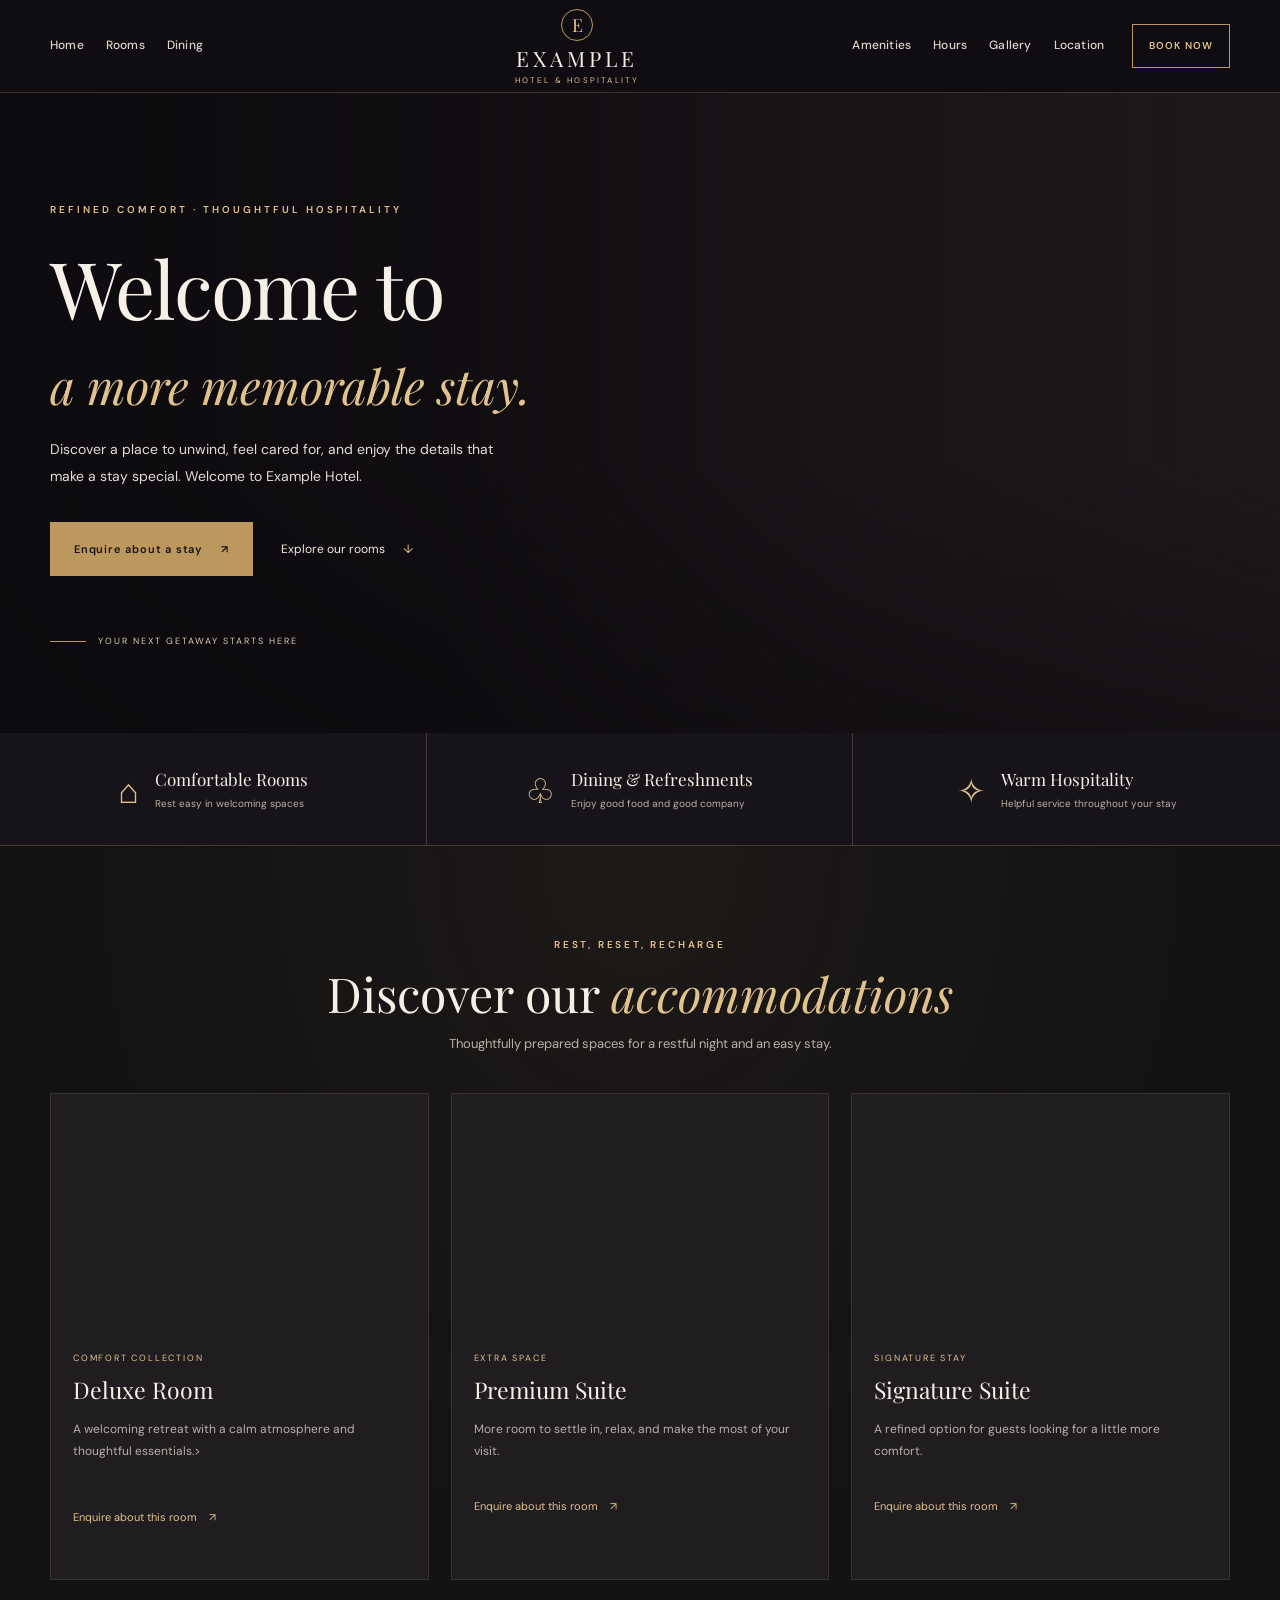
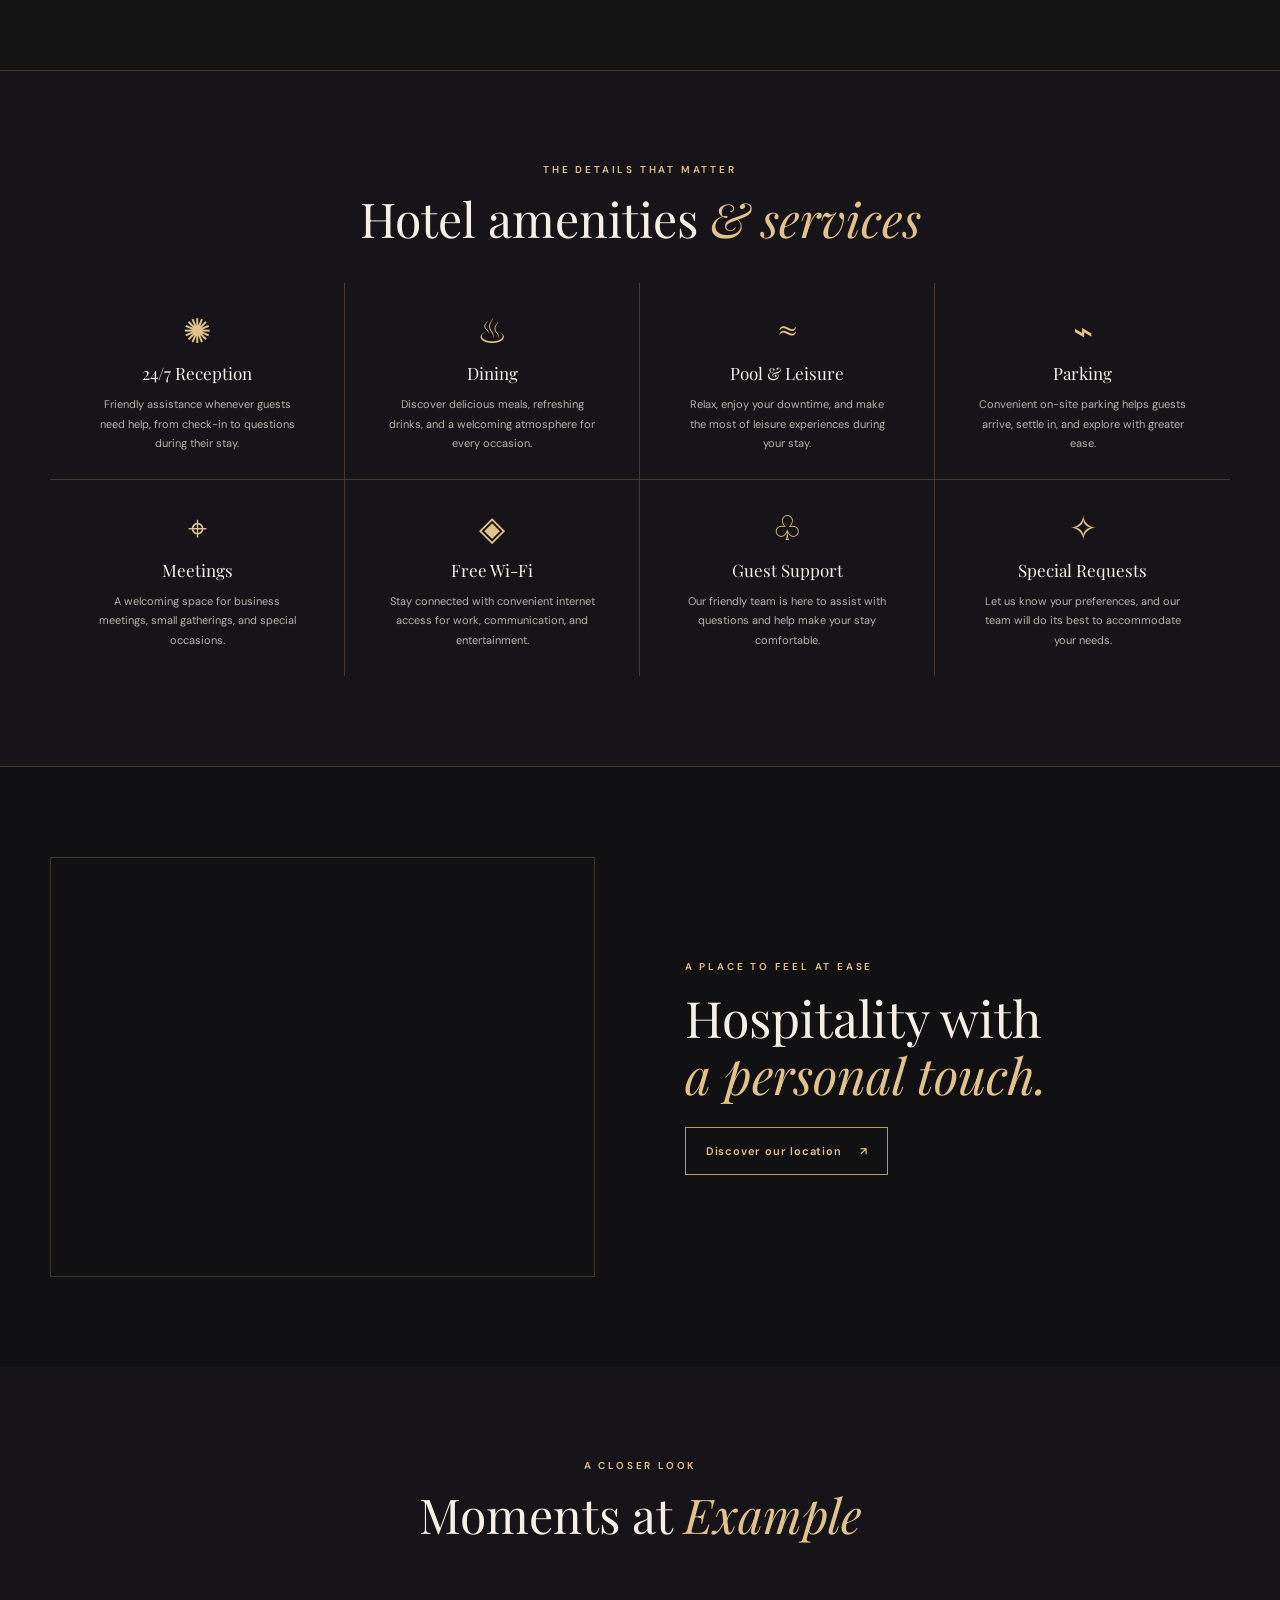
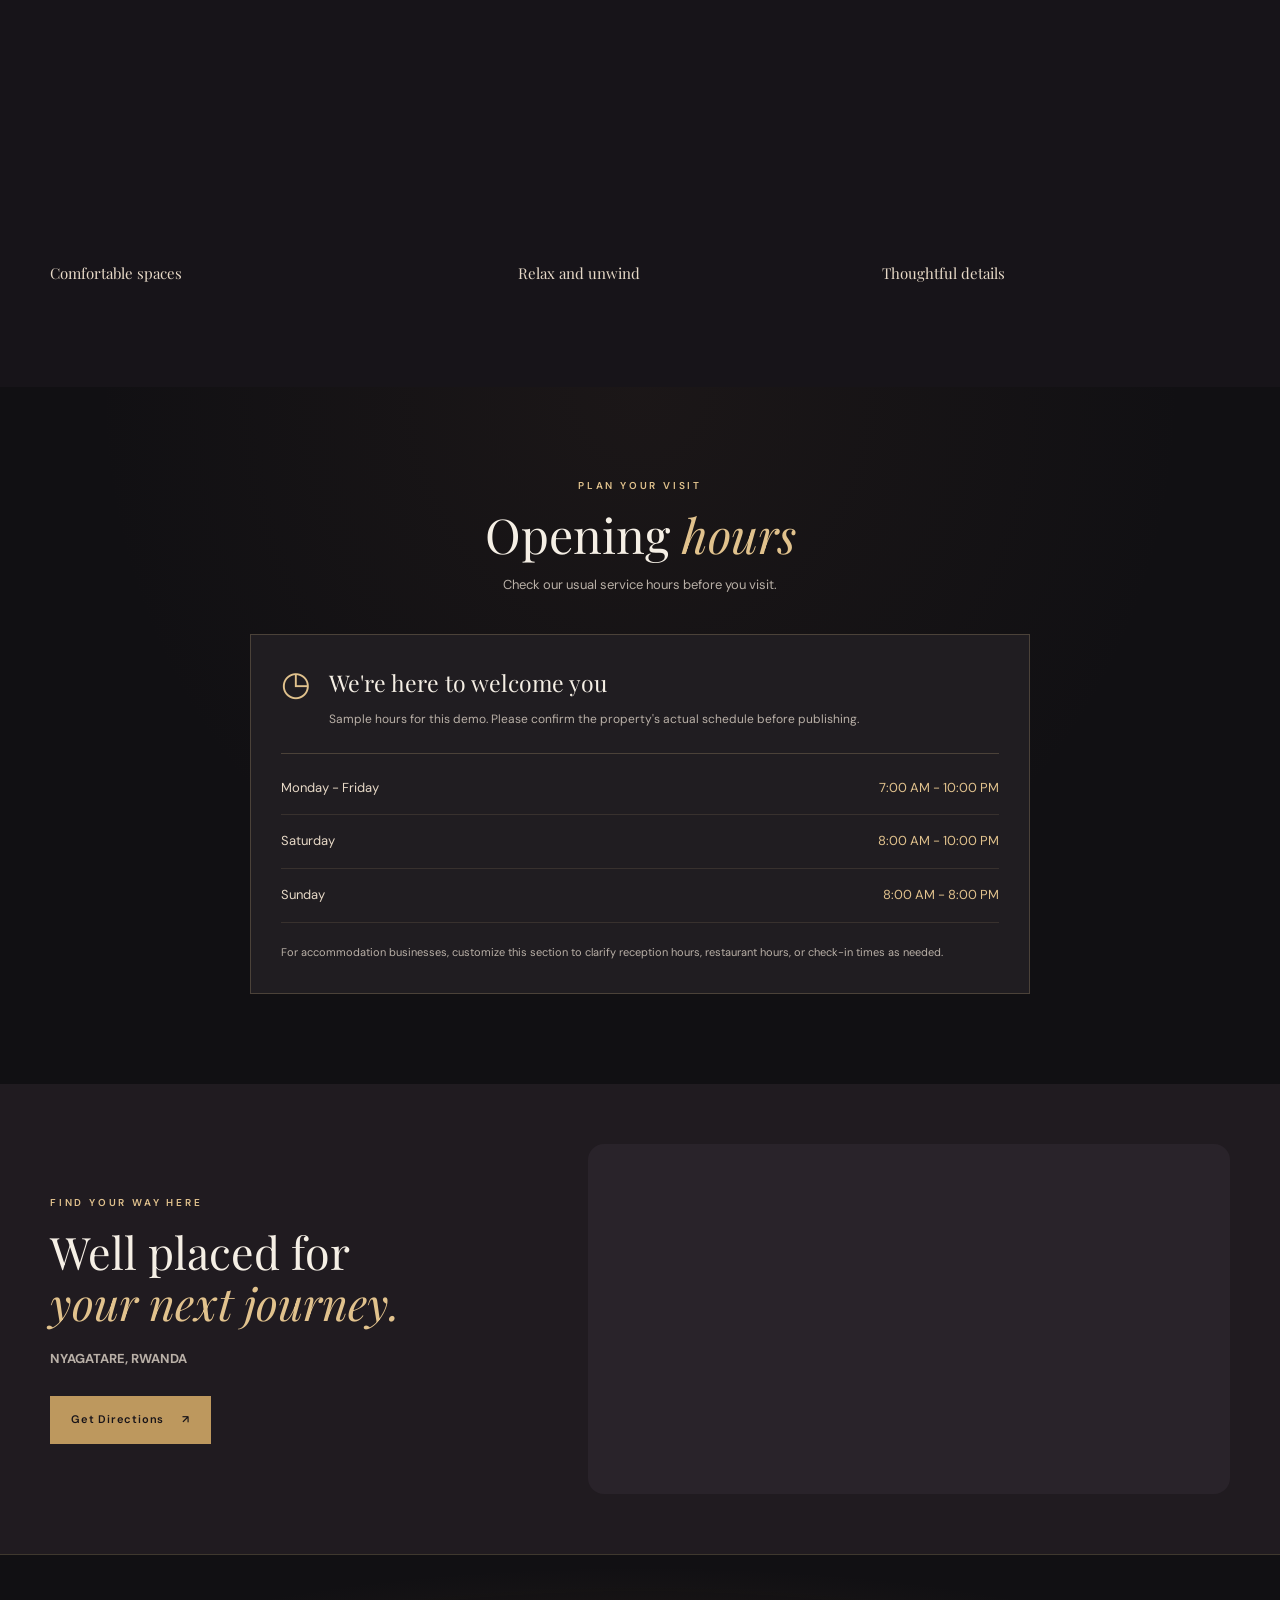
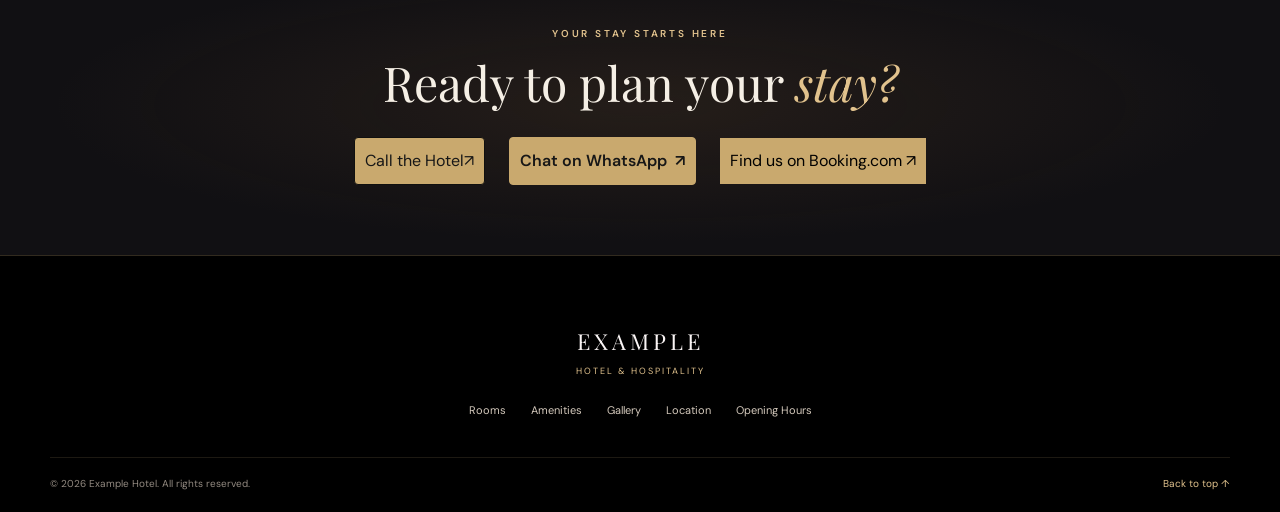
<file: index.html>
<!doctype html>
<html lang="en">
<head>
<meta charset="utf-8"><meta name="viewport" content="width=device-width,initial-scale=1">
<meta name="description" content="Example Hotel — refined comfort and thoughtful hospitality.">
<title>Example Hotel | Refined Stays</title>
<link rel="preconnect" href="https://fonts.googleapis.com"><link rel="preconnect" href="https://fonts.gstatic.com" crossorigin>
<link href="https://fonts.googleapis.com/css2?family=DM+Sans:wght@400;500;600;700&family=Playfair+Display:wght@400;500;600&display=swap" rel="stylesheet">
<link rel="stylesheet" href="style.css"><script src="script.js" defer></script>
</head>
<body>
</header>
<header class="site-header"><div class="header-inner container">
<button class="menu-toggle" aria-label="Open navigation" aria-expanded="false" aria-controls="main-nav"><span></span><span></span><span></span></button>
<nav class="nav nav-left" aria-label="Main navigation"><a href="#hero">Home</a><a href="#rooms">Rooms</a><a href="#dining">Dining</a></nav>
<a class="brand" href="#hero" aria-label="Example Hotel home"><span class="brand-emblem">E</span><span class="brand-name">EXAMPLE</span><span class="brand-subtitle">HOTEL &amp; HOSPITALITY</span></a>

<nav class="nav nav-right" aria-label="More navigation">
  <a href="#amenities">Amenities</a>
  <a href="#hours">Hours</a>
  <a href="#gallery">Gallery</a>
  <a href="#location">Location</a>
</nav>

<a class="header-book" href="#booking">Book now</a>
</div></header>
  
<main>
<section class="hero" id="hero"><div class="hero-image" role="img" aria-label="Elegant hotel room with warm lighting"></div><div class="hero-shade"></div><div class="hero-content container">
<p class="eyebrow">REFINED COMFORT · THOUGHTFUL HOSPITALITY</p><h1>Welcome to</h1><br><h2><span>a more memorable stay.</span></h2><p class="hero-copy">Discover a place to unwind, feel cared for, and enjoy the details that make a stay special. Welcome to Example Hotel.</p>
<div class="hero-actions"><a class="button button-gold" href="#booking">Enquire about a stay <span>↗</span></a><a class="text-action" href="#rooms">Explore our rooms <span>↓</span></a></div><div class="hero-caption"><span></span> YOUR NEXT GETAWAY STARTS HERE</div>
</div></section>
<section class="quick-highlights" aria-label="Hotel highlights"><div class="highlight"><span class="line-icon">⌂</span><div><h3>Comfortable Rooms</h3><p>Rest easy in welcoming spaces</p></div></div><div class="highlight"><span class="line-icon">♧</span><div><h3>Dining &amp; Refreshments</h3><p>Enjoy good food and good company</p></div></div><div class="highlight"><span class="line-icon">✧</span><div><h3>Warm Hospitality</h3><p>Helpful service throughout your stay</p></div></div></section>
<section class="section rooms-section" id="rooms"><div class="section-heading"><p class="eyebrow">REST, RESET, RECHARGE</p><h2>Discover our <span>accommodations</span></h2><p>Thoughtfully prepared spaces for a restful night and an easy stay.</p></div><div class="room-grid container">
<article class="room-card"><div class="room-image room-one" role="img" aria-label="Sample hotel room"></div><div class="room-info"><p class="card-kicker">COMFORT COLLECTION</p><h3>Deluxe Room</h3><p> A welcoming retreat with a calm atmosphere and thoughtful essentials.><p><a href="#booking" class="card-link">Enquire about this room <span>↗</span></a></div></article>
<article class="room-card"><div class="room-image room-two" role="img" aria-label="Sample premium suite"></div><div class="room-info"><p class="card-kicker">EXTRA SPACE</p><h3>Premium Suite</h3><p>More room to settle in, relax, and make the most of your visit.</p><a href="#booking" class="card-link">Enquire about this room <span>↗</span></a></div></article>
<article class="room-card"><div class="room-image room-three" role="img" aria-label="Sample suite sitting area"></div><div class="room-info"><p class="card-kicker">SIGNATURE STAY</p><h3>Signature Suite</h3><p>A refined option for guests looking for a little more comfort.</p><a href="#booking" class="card-link">Enquire about this room <span>↗</span></a></div></article></div></section>

<section class="section amenities-section" id="amenities">
  <div class="section-heading">
    <p class="eyebrow">THE DETAILS THAT MATTER</p>
    <h2>Hotel amenities <span>&amp; services</span></h2>
  </div>

  <div class="amenity-grid container">

    <article class="amenity">
      <span class="amenity-icon">✺</span>
      <h3>24/7 Reception</h3>
      <p>Friendly assistance whenever guests need help, from check-in to questions during their stay.</p>
    </article>

    <article class="amenity" id="dining">
      <span class="amenity-icon">♨</span>
      <h3>Dining</h3>
      <p>Discover delicious meals, refreshing drinks, and a welcoming atmosphere for every occasion.</p>
    </article>

    <article class="amenity">
      <span class="amenity-icon">≈</span>
      <h3>Pool &amp; Leisure</h3>
      <p>Relax, enjoy your downtime, and make the most of leisure experiences during your stay.</p>
    </article>

    <article class="amenity">
      <span class="amenity-icon">⌁</span>
      <h3>Parking</h3>
      <p>Convenient on-site parking helps guests arrive, settle in, and explore with greater ease.</p>
    </article>

    <article class="amenity">
      <span class="amenity-icon">⌖</span>
      <h3>Meetings</h3>
      <p>A welcoming space for business meetings, small gatherings, and special occasions.</p>
    </article>

    <article class="amenity">
      <span class="amenity-icon">◈</span>
      <h3>Free Wi-Fi</h3>
      <p>Stay connected with convenient internet access for work, communication, and entertainment.</p>
    </article>

    <article class="amenity">
      <span class="amenity-icon">♧</span>
      <h3>Guest Support</h3>
      <p>Our friendly team is here to assist with questions and help make your stay comfortable.</p>
    </article>

    <article class="amenity">
      <span class="amenity-icon">✧</span>
      <h3>Special Requests</h3>
      <p>Let us know your preferences, and our team will do its best to accommodate your needs.</p>
    </article>

  </div>
</section>


<section class="about-section section" id="about">
  <div
    class="about-photo"
    role="img"
    aria-label="Warm elegant hotel interior">
  </div>

  <div class="about-copy">
    <p class="eyebrow">A PLACE TO FEEL AT EASE</p>

    <h2>Hospitality with<br><span>a personal touch.</span></h2>

    <a class="button button-outline" href="#location">
      Discover our location <span>↗</span>
    </a>
  </div>
</section>
<section class="section gallery-section" id="gallery">
  <div class="section-heading">
    <p class="eyebrow">A CLOSER LOOK</p>
    <h2>Moments at <span>Example</span></h2>
  </div>

  <div class="gallery-grid container">
    <figure>
      <div
        class="gallery-photo gallery-one"
        role="img"
        aria-label="Sample bedroom">
      </div>
      <figcaption>Comfortable spaces</figcaption>
    </figure>

    <figure>
      <div
        class="gallery-photo gallery-two"
        role="img"
        aria-label="Sample lounge">
      </div>
      <figcaption>Relax and unwind</figcaption>
    </figure>

    <figure>
      <div
        class="gallery-photo gallery-three"
        role="img"
        aria-label="Sample dining space">
      </div>
      <figcaption>Thoughtful details</figcaption>
    </figure>
  </div>
</section>
<section class="section hours-section" id="hours">
  <div class="section-heading">
    <p class="eyebrow">PLAN YOUR VISIT</p>
    <h2>Opening <span>hours</span></h2>
    <p>Check our usual service hours before you visit.</p>
  </div>

  <div class="hours-card container">
    <div class="hours-intro">
      <span class="hours-icon" aria-hidden="true">◷</span>
      <div>
        <h3>We're here to welcome you</h3>
        <p>Sample hours for this demo. Please confirm the property's actual schedule before publishing.</p>
      </div>
    </div>

    <dl class="hours-list">
      <div class="hours-row">
        <dt>Monday - Friday</dt>
        <dd>7:00 AM - 10:00 PM</dd>
      </div>

      <div class="hours-row">
        <dt>Saturday</dt>
        <dd>8:00 AM - 10:00 PM</dd>
      </div>

      <div class="hours-row">
        <dt>Sunday</dt>
        <dd>8:00 AM - 8:00 PM</dd>
      </div>
    </dl>

    <p class="hours-note">
      For accommodation businesses, customize this section to clarify
      reception hours, restaurant hours, or check-in times as needed.
    </p>
  </div>
</section>



<section class="location-section" id="location">
  <div class="location-copy">
    <p class="eyebrow">FIND YOUR WAY HERE</p>

    <h2>Well placed for<br><span>your next journey.</span></h2>

    <p class="location-address">
      <strong>NYAGATARE, RWANDA</strong>
    </p>

    <a
      class="button button-gold"
      href="https://www.google.com/maps/search/?api=1&query=Nyagatare%2C%20Rwanda"
      target="_blank"
      rel="noopener noreferrer">
      Get Directions <span>↗</span>
    </a>
  </div>

  
<div class="map-placeholder">
  <iframe
   src="https://www.google.com/maps/embed?pb=!1m18!1m12!1m3!1d31910.50218386555!2d30.3308487!3d-1.28638645!2m3!1f0!2f0!3f0!3m2!1i1024!2i768!4f13.1!3m3!1m2!1s0x19dbf2c7c0cb2445%3A0xb0e4bee373e55682!2sNyagatare!5e0!3m2!1sen!2srw!4v1791903497908!5m2!1sen!2srw"
    title="Map showing Nyagatare, Rwanda"
    loading="lazy"
    allowfullscreen
    referrerpolicy="no-referrer-when-downgrade">
  </iframe>
</div>

      
    
</section>

<section class="booking-section section" id="booking">
  <div class="booking-inner container">
    <p class="eyebrow">YOUR STAY STARTS HERE</p>

    <h2>Ready to plan your <span>stay?</span></h2>

    <div class="booking-actions">
      <a class="call-btn" href="tel:+250000000000">
        Call the Hotel<span>↗</span>
      </a>

      <a
        class="WhatsApp"
        href="https://wa.me/250000000000?text=Hello%2C%20I%27d%20like%20to%20enquire%20about%20a%20stay."
        target="_blank"
        rel="noopener noreferrer">
        Chat on WhatsApp <span>↗</span>
      </a>

      <a
        class="booking-com-btn"
        href="https://www.booking.com/"
        target="_blank"
        rel="noopener noreferrer">
        Find us on Booking.com ↗
      </a>
    </div>
  </div>
</section>

</main>

<footer class="site-footer">
  <div class="footer-inner container">
    <a class="footer-brand" href="#hero">
      EXAMPLE <span>HOTEL &amp; HOSPITALITY</span>
    </a>

    <div class="footer-links">
      <a href="#rooms">Rooms</a>
      <a href="#amenities">Amenities</a>
      <a href="#gallery">Gallery</a>
      <a href="#location">Location</a>
      <a href="#hours">Opening Hours</a>
    </div>

    <div class="footer-bottom">
      <span>
        © <span id="year"></span> Example Hotel. All rights reserved.
      </span>

      <a href="#hero">Back to top ↑</a>
    </div>
  </div>
</footer>

</body>
</html>
</file>
<file: style.css>
:root{--bg:#111013;--soft:#19171b;--card:#201d21;--text:#f5efe5;--muted:#b9b0a7;--gold:#bd985e;--goldlight:#e1c28d;--line:rgba(225,194,141,.22);--serif:'Playfair Display',Georgia,serif;--sans:'DM Sans',Arial,sans-serif;--container:1180px}
*{box-sizing:border-box;margin:0;padding:0}html{scroll-behavior:smooth;scroll-padding-top:90px}body{background:var(--bg);color:var(--text);font-family:var(--sans);line-height:1.6}a{color:inherit;text-decoration:none}.container{width:min(var(--container),calc(100% - 48px));margin-inline:auto}section{scroll-margin-top:86px}::selection{background:var(--gold);color:#151217}
.site-header{position:relative;z-index:20;background:#100e12;border-bottom:1px solid var(--line)}.header-inner{min-height:96px;display:grid;grid-template-columns:1fr auto 1fr auto;align-items:center;gap:26px}.nav{display:flex;align-items:center;gap:24px}.nav a{font-family:var(--serif);font-size:13px;color:#e4dcd1;transition:color .2s}.nav a:hover,.footer-links a:hover{color:var(--goldlight)}.nav-right{justify-content:flex-end}.brand{min-width:170px;display:flex;flex-direction:column;align-items:center;line-height:1}.brand-emblem{display:grid;place-items:center;width:34px;height:34px;margin-bottom:4px;border:1px solid var(--gold);border-radius:50% 50% 44% 44%;color:var(--goldlight);font-family:var(--serif);font-size:20px}.brand-name{font-family:var(--serif);font-size:22px;letter-spacing:4px}.brand-subtitle{margin-top:7px;color:var(--goldlight);font-size:8px;letter-spacing:2.6px}.header-book{padding:12px 18px;border:1px solid var(--gold);color:var(--goldlight);font-size:10px;letter-spacing:1.4px;text-transform:uppercase;transition:background .2s,color .2s}.header-book:hover{background:var(--gold);color:#171318}.menu-toggle{display:none}
.hero{position:relative;min-height:570px;display:flex;align-items:center;overflow:hidden;isolation:isolate;background:#292126}.hero-image,.hero-shade{position:absolute;inset:0;z-index:-1}.hero-image{background-image:url('https://images.unsplash.com/photo-1611892440504-42a792e24d32?auto=format&fit=crop&w=2200&q=85');background-position:center 54%;background-size:cover;transform:scale(1.01)}.hero-shade{background:linear-gradient(90deg,rgba(12,10,14,.93) 0%,rgba(12,10,14,.76) 37%,rgba(12,10,14,.2) 76%,rgba(12,10,14,.15) 100%),linear-gradient(0deg,rgba(12,10,14,.55),transparent 50%)}.hero-content{padding-top:75px;padding-bottom:86px}.eyebrow{color:var(--goldlight);font-size:10px;font-weight:600;letter-spacing:2.8px;line-height:1.8}.hero .eyebrow{margin-bottom:20px}.hero h1,h2{font-family:var(--serif);font-weight:400;line-height:1.13}.hero h1{max-width:690px;font-size:clamp(44px,6.2vw,76px);letter-spacing:-1.4px}.hero h1 span,h2 span{color:var(--goldlight);font-style:italic}.hero-copy{max-width:440px;margin-top:22px;color:#e1d8cf;font-size:14px;line-height:1.9}.hero-actions,.booking-actions{display:flex;align-items:center;flex-wrap:wrap;gap:24px;margin-top:28px}.button{min-height:48px;padding:0 20px;display:inline-flex;align-items:center;justify-content:center;gap:18px;border:1px solid transparent;font-size:11px;font-weight:600;letter-spacing:.8px;transition:transform .2s,background .2s,border-color .2s}.button:hover{transform:translateY(-2px)}.button-gold{background:var(--gold);border-color:var(--gold);color:#181419}.button-gold:hover{background:var(--goldlight);border-color:var(--goldlight)}.button-outline{border-color:var(--gold);color:var(--goldlight);background:transparent}.button-outline:hover{background:rgba(189,152,94,.12)}.text-action{color:#f3e9dc;font-size:12px}.text-action span{margin-left:8px;color:var(--goldlight)}.hero-caption{display:flex;align-items:center;gap:11px;margin-top:46px;color:#d6c8b6;font-size:9px;letter-spacing:2px}.hero-caption span{width:32px;height:1px;background:var(--gold)}
.quick-highlights{display:grid;grid-template-columns:repeat(3,1fr);background:#171419;border-bottom:1px solid var(--line)}.highlight{display:flex;justify-content:center;align-items:center;gap:16px;min-height:112px;padding:22px;border-right:1px solid var(--line)}.highlight:last-child{border-right:0}.line-icon{color:var(--goldlight);font-family:var(--serif);font-size:34px}.highlight h3{font-family:var(--serif);font-size:17px;font-weight:400}.highlight p{margin-top:3px;color:var(--muted);font-size:10px}
.section{padding:90px 0}.section-heading{max-width:680px;margin:0 auto 38px;padding-inline:24px;text-align:center}.section-heading .eyebrow{margin-bottom:12px}h2{font-size:clamp(34px,4.2vw,48px)}.section-heading>p:last-child{margin-top:14px;color:var(--muted);font-size:13px}.rooms-section{background:radial-gradient(ellipse at top,rgba(95,67,54,.13),transparent 60%),var(--bg)}.room-grid{display:grid;grid-template-columns:repeat(3,1fr);gap:22px}.room-card{overflow:hidden;background:var(--card);border:1px solid rgba(225,194,141,.13)}.room-image{height:235px;background-size:cover;background-position:center;transition:transform .45s}.room-card:hover .room-image{transform:scale(1.035)}.room-one{background-image:url('https://images.unsplash.com/photo-1611892440504-42a792e24d32?auto=format&fit=crop&w=900&q=80')}.room-two{background-image:url('https://images.unsplash.com/photo-1590490360182-c33d57733427?auto=format&fit=crop&w=900&q=80')}.room-three{background-image:url('https://images.unsplash.com/photo-1616486338812-3dadae4b4ace?auto=format&fit=crop&w=900&q=80')}.room-info{padding:22px}.card-kicker{color:var(--goldlight);font-size:9px;letter-spacing:1.8px}.room-info h3{margin-top:7px;font-family:var(--serif);font-size:23px;font-weight:400}.room-info>p:not(.card-kicker){min-height:64px;margin-top:10px;color:var(--muted);font-size:12px;line-height:1.8}.card-link{display:inline-flex;gap:12px;margin-top:15px;color:var(--goldlight);font-size:11px}.placeholder-note{max-width:800px;margin:24px auto 0;padding-inline:24px;color:#a59a8f;text-align:center;font-size:10px;line-height:1.7}
.amenities-section{background:#171419;border-block:1px solid var(--line)}.amenity-grid{display:grid;grid-template-columns:repeat(4,1fr)}.amenity{min-height:175px;padding:26px 24px;border-right:1px solid var(--line);border-bottom:1px solid var(--line);text-align:center}.amenity:nth-child(4n){border-right:0}.amenity:nth-last-child(-n+4){border-bottom:0}.amenity-icon{display:block;margin-bottom:10px;color:var(--goldlight);font-family:var(--serif);font-size:34px;line-height:1.2}.amenity h3{font-family:var(--serif);font-size:17px;font-weight:400}.amenity p{max-width:210px;margin:8px auto 0;color:var(--muted);font-size:11px;line-height:1.75}
.about-section{display:grid;grid-template-columns:1fr 1fr;gap:clamp(36px,7vw,100px);align-items:center;width:min(var(--container),calc(100% - 48px));margin-inline:auto}.about-photo{min-height:420px;background:url('https://images.unsplash.com/photo-1600210492486-724fe5c67fb0?auto=format&fit=crop&w=1200&q=85') center/cover;border:1px solid var(--line)}.about-copy .eyebrow{margin-bottom:14px}.about-copy h2{font-size:clamp(36px,4vw,50px)}.about-copy>p:not(.eyebrow){max-width:490px;margin-top:18px;color:var(--muted);font-size:13px;line-height:1.9}.about-copy .about-small{font-size:11px}.about-copy .button{margin-top:24px}
.gallery-section{background:#171419}.gallery-grid{display:grid;grid-template-columns:1.3fr 1fr 1fr;gap:16px}.gallery-item{min-width:0;overflow:hidden}.gallery-photo{height:270px;background-size:cover;background-position:center;transition:transform .4s}.gallery-item:hover .gallery-photo{transform:scale(1.04)}.gallery-one{background-image:url('https://images.unsplash.com/photo-1611892440504-42a792e24d32?auto=format&fit=crop&w=1100&q=80')}.gallery-two{background-image:url('https://images.unsplash.com/photo-1600210492486-724fe5c67fb0?auto=format&fit=crop&w=900&q=80')}.gallery-three{background-image:url('https://images.unsplash.com/photo-1414235077428-338989a2e8c0?auto=format&fit=crop&w=900&q=80')}.gallery-grid figcaption{padding:12px 0;color:#e7d9c7;font-family:var(--serif);font-size:15px}
.location-section{display:grid;grid-template-columns:1fr 1fr;min-height:400px;background:#201b20}.location-copy{padding:75px max(32px,calc((100vw - var(--container))/2));padding-right:55px}.location-copy .eyebrow{margin-bottom:14px}.location-copy>p:not(.eyebrow){max-width:420px;margin-top:18px;color:var(--muted);font-size:13px}.location-address{line-height:1.9}.location-address span{color:var(--goldlight);font-size:9px;letter-spacing:2px}.location-copy .button{margin-top:24px}.map-placeholder{position:relative;display:grid;place-items:center;min-height:400px;overflow:hidden;background:#29232a}.map-pattern{position:absolute;inset:-20%;opacity:.5;background-image:linear-gradient(28deg,transparent 46%,rgba(189,152,94,.2) 47%,rgba(189,152,94,.2) 48%,transparent 49%),linear-gradient(110deg,transparent 46%,rgba(189,152,94,.15) 47%,rgba(189,152,94,.15) 48%,transparent 49%),linear-gradient(rgba(255,255,255,.03) 1px,transparent 1px),linear-gradient(90deg,rgba(255,255,255,.03) 1px,transparent 1px);background-size:180px 130px,220px 170px,36px 36px,36px 36px;transform:rotate(-8deg)}.map-card{position:relative;z-index:1;min-width:210px;padding:24px;background:#171419;border:1px solid var(--gold);text-align:center;box-shadow:0 12px 45px rgba(0,0,0,.3)}.map-pin{color:var(--goldlight);font-size:28px}.map-card p{margin-top:8px;font-family:var(--serif);font-size:18px;letter-spacing:1px}.map-card small{color:var(--muted);font-size:10px}
.booking-section{text-align:center;background:radial-gradient(ellipse at center,rgba(133,94,55,.17),transparent 65%),#111013;border-top:1px solid var(--line)}.booking-inner>.eyebrow{margin-bottom:12px}.booking-inner>p:not(.eyebrow):not(.placeholder-note){margin-top:15px;color:var(--muted);font-size:13px}.booking-actions{justify-content:center}.booking-inner .placeholder-note{margin-top:20px}.site-footer{padding:48px 0 20px;background:#0c0b0e;border-top:1px solid var(--line)}.footer-inner{text-align:center}.footer-brand{display:inline-flex;flex-direction:column;gap:6px;font-family:var(--serif);font-size:22px;letter-spacing:4px}.footer-brand span{color:var(--goldlight);font:9px var(--sans);letter-spacing:2px}.footer-inner>p{margin-top:12px;color:var(--muted);font-size:11px}.footer-links{display:flex;justify-content:center;flex-wrap:wrap;gap:25px;margin-top:25px;color:#d4c9bc;font-size:11px}.footer-bottom{display:flex;justify-content:space-between;gap:16px;margin-top:38px;padding-top:18px;border-top:1px solid rgba(225,194,141,.13);color:#938a81;font-size:10px}.footer-bottom a{color:var(--goldlight)}
@media(max-width:1000px){.header-inner{grid-template-columns:1fr auto 1fr;gap:18px}.nav-left{gap:16px}.nav-right{display:none}.header-book{justify-self:end}.room-image{height:200px}.room-info{padding:18px}.amenity{padding-inline:15px}.location-copy{padding:58px 34px}}
@media(max-width:680px){html{scroll-padding-top:72px}.container{width:calc(100% - 36px)}.header-inner{min-height:76px;grid-template-columns:42px 1fr auto;gap:10px}.menu-toggle{display:flex;flex-direction:column;align-items:center;justify-content:center;gap:5px;width:40px;height:40px;background:transparent;border:1px solid var(--line);cursor:pointer}.menu-toggle span{width:17px;height:1px;background:var(--goldlight)}.brand{grid-column:2;grid-row:1}.brand-emblem{display:none}.brand-name{font-size:17px;letter-spacing:3px}.brand-subtitle{font-size:7px;letter-spacing:1.8px}.header-book{padding:10px 11px;font-size:9px;letter-spacing:.8px}.nav-left{position:absolute;display:none;top:100%;left:0;right:0;padding:12px 22px 18px;background:#100e12;border-top:1px solid var(--line)}.nav-left.is-open{display:flex;flex-direction:column;align-items:stretch;gap:0}.nav-left a{padding:12px 0;border-bottom:1px solid rgba(225,194,141,.1);font-size:15px}.hero{min-height:590px}.hero-image{background-position:60% center}.hero-shade{background:linear-gradient(90deg,rgba(12,10,14,.9),rgba(12,10,14,.5)),linear-gradient(0deg,rgba(12,10,14,.5),transparent 60%)}.hero-content{padding-top:62px;padding-bottom:62px}.hero h1{font-size:clamp(42px,11vw,58px);letter-spacing:-1px}.hero-copy{max-width:390px;font-size:13px}.hero-actions{align-items:flex-start;flex-direction:column;gap:18px}.hero-caption{margin-top:35px;font-size:8px;letter-spacing:1.5px}.quick-highlights{grid-template-columns:1fr}.highlight{justify-content:flex-start;min-height:86px;padding-inline:26px;border-right:0;border-bottom:1px solid var(--line)}.highlight:last-child{border-bottom:0}.section{padding:65px 0}.section-heading{margin-bottom:28px;padding-inline:18px}.section-heading h2,h2{font-size:35px}.room-grid{grid-template-columns:1fr;gap:20px}.room-image{height:245px}.room-info>p:not(.card-kicker){min-height:0}.amenity-grid{grid-template-columns:repeat(2,1fr)}.amenity{min-height:165px;padding:22px 12px;border-right:1px solid var(--line);border-bottom:1px solid var(--line)}.amenity:nth-child(2n){border-right:0}.amenity:nth-last-child(-n+4){border-bottom:1px solid var(--line)}.amenity:nth-last-child(-n+2){border-bottom:0}.amenity h3{font-size:16px}.about-section{grid-template-columns:1fr;gap:28px;padding-block:65px}.about-photo{min-height:280px}.about-copy h2{font-size:38px}.gallery-grid{grid-template-columns:1fr;gap:16px}.gallery-photo{height:245px}.location-section{grid-template-columns:1fr}.location-copy{padding:60px 24px}.map-placeholder{min-height:300px}.booking-actions{flex-direction:column;align-items:stretch}.booking-actions .button{width:100%}.footer-links{gap:16px}.footer-bottom{flex-direction:column;align-items:center}}
@media(prefers-reduced-motion:reduce){*,*::before,*::after{scroll-behavior:auto!important;transition-duration:.01ms!important}}

.booking-section {
  padding: 70px 20px;
  text-align: center;
}

.booking-links {
  display: flex;
  justify-content: center;
  flex-wrap: wrap;
  gap: 14px;
  margin-top: 28px;
}

.booking-links a {
  display: inline-flex;
  align-items: center;
  justify-content: center;
  padding: 14px 22px;
  border: 1px solid #d6d0c5;
  border-radius: 8px;
  text-decoration: none;
  font-weight: 600;
  color: #24352f;
  background: #fff;
  transition: background 0.2s ease,
              transform 0.2s ease;
}

.booking-links a:hover {
  background: #f1eee7;
  transform: translateY(-2px);
}

.booking-links a:focus-visible {
  outline: 3px solid #466b5b;
  outline-offset: 3px;
}

@media (max-width: 520px) {
  .booking-links {
    flex-direction: column;
  }

  .booking-links a {
    width: 100%;
    box-sizing: border-box;
  }
}

@media (prefers-reduced-motion: reduce) {
  .booking-links a {
    transition: none;
  }
}

.nav a {
  font-size: 15px;
}
.rooms-section {
    background-color: #131313;
}

.site-header {
  position: sticky;
  top: 0;
  z-index: 1000;
  background: rgba(17, 17, 16, .96);
  backdrop-filter: blur(14px);
  -webkit-backdrop-filter: blur(14px);
}


@media (max-width: 600px) {
  .site-header {
    padding: 8px 16px;
  }

  .site-header .nav a {
    font-size: 15px;
  }
}

 .site-footer {
    font-size: 40px;
    color: #faf5f5;
    background-color: #000000;
 }

.booking-com-btn {
  display: inline-flex;
  align-items: center;
  justify-content: center;
  padding: 10px 10px;
  color: #000000;
  text-decoration: none;
  font-size: 2;
  transition: background 0.25s ease, color 0.25s ease;
  background: #c9a96e;
  transition: background-color 0.3s ease,
              color 0.3s ease,
              transform 0.3s ease,
              box-shadow 0.3s ease;
}

.booking-com-btn:hover {
  background: #f0df90;
  color: #222222;
  transform: translateY(-3px);
  box-shadow: 0 6px 18px rgba(201, 169, 110, 0.2);
}


.call-btn {
  display: inline-block;
  background-color: #c9a96e;
  color: #171717;
  padding: 10px 10px;
  border: 1px solid #10100f;
  border-radius: 4px;
  text-decoration: none;
  transition: background-color 0.3s ease,
              color 0.3s ease,
              transform 0.3s ease,
              box-shadow 0.3s ease;
}

.call-btn:hover {
  background-color: transparent;
  color: #000000;
  background: #f1cc65;
  transform: translateY(-3px);
  box-shadow: 0 6px 18px rgba(220, 183, 115, 0.2);
}


.WhatsApp {
  display: inline-flex;
  align-items: center;
  justify-content: center;
  gap: 8px;

  padding: 10px 10px;
  background-color: #c9a96e;
  color: #171717;

  border: 1px solid #c9a96e;
  border-radius: 4px;

  font-size: 16px;
  font-weight: 600;
  text-decoration: none;

  transition: all 0.3s ease;
}

.WhatsApp span {
  display: inline-block;
  transition: transform 0.3s ease;
}


.WhatsApp:hover {
  background-color: #feda85;
  border-color: #0b0b0b;
  color: #171717;
  transform: translateY(-3px);
  box-shadow: 0 6px 18px rgba(201, 169, 110, 0.25);
}


.WhatsApp:hover span {
  transform: translate(3px, -3px);
}


.hours-section { 
  background: radial-gradient(
    ellipse at top,
    rgba(95,67,54,.13),
    transparent 60%
    
  ), var(--bg);
}

.hours-card {
  width: 100%;
  max-width: 780px;
  margin-inline: auto;
  padding: 30px;
  border: 1px solid var(--line);
  background: var(--card);
}

.hours-intro {
  display: flex;
  align-items: flex-start;
  gap: 18px;
  padding-bottom: 22px;
  border-bottom: 1px solid var(--line);
}

.hours-icon {
  flex: 0 0 auto;
  color: var(--goldlight);
  font-size: 34px;
  line-height: 1.1;
}

.hours-intro h3 {
  font-family: var(--serif);
  font-size: 23px;
  font-weight: 400;
}

.hours-intro p,
.hours-note {
  color: var(--muted);
  font-size: 12px;
  line-height: 1.8;
}

.hours-intro p {
  margin-top: 7px;
}

.hours-list {
  margin-top: 8px;
}

.hours-row {
  display: flex;
  justify-content: space-between;
  gap: 24px;
  padding: 16px 0;
  border-bottom: 1px solid rgba(225,194,141,.12);
  font-size: 13px;
}

.hours-row dt {
  color: #e7d9c7;
}

.hours-row dd {
  color: var(--goldlight);
  text-align: right;
}

.hours-note {
  margin-top: 20px;
  font-size: 11px;
}

@media (max-width: 600px) {
  .hours-card {
    padding: 22px 18px;
  }

  .hours-intro h3 {
    font-size: 21px;
  }

  .hours-row {
    gap: 12px;
    font-size: 12px;
  }
}



/* ===== LOCATION SECTION: CLEAN FIX ===== */

.location-section {
  display: grid;
  grid-template-columns: minmax(0, 0.85fr) minmax(0, 1.15fr);
  align-items: center;
  gap: 64px;
  padding: 60px max(32px, calc((100vw - var(--container)) / 2));
  background: #201b20;
}

.location-copy {
  width: 100%;
  max-width: 440px;
  min-width: 0;
  padding: 0;
}

.location-copy .eyebrow {
  margin-bottom: 14px;
}

.location-copy h2 {
  font-family: var(--serif);
  font-size: clamp(34px, 3.5vw, 48px);
  line-height: 1.15;
}

.location-copy h2 span {
  color: var(--goldlight);
  font-style: italic;
}

.location-copy > p:not(.eyebrow) {
  margin-top: 18px;
  color: var(--muted);
  font-size: 13px;
}

.location-copy .button {
  margin-top: 24px;
}

.map-placeholder {
  width: 100%;
  min-width: 0;
  height: 350px;
  min-height: 0;
  overflow: hidden;
  border-radius: 16px;
  background: #29232a;
}

.map-placeholder iframe {
  display: block;
  width: 100%;
  height: 100%;
  border: 0;
}

/* Tablet and mobile */
@media (max-width: 1000px) {
  .location-section {
    gap: 36px;
    padding: 55px 32px;
  }
}

@media (max-width: 680px) {
  .location-section {
    grid-template-columns: minmax(0, 1fr);
    gap: 28px;
    padding: 55px 24px;
  }

  .location-copy {
    max-width: 100%;
  }

  .location-copy h2 {
    font-size: 36px;
  }

  .map-placeholder {
    height: 280px;
  }
}


/* =========================================
   PROFESSIONAL HEADER & HERO REDESIGN
   Theme: Elegant hospitality / black & gold
========================================= */

:root {
  --header-bg: rgba(16, 14, 18, 0.96);
  --hero-overlay: rgba(13, 10, 13, 0.68);
  --hero-max-width: 1180px;
}

/* ---------- HEADER ---------- */

.site-header {
  position: sticky;
  top: 0;
  z-index: 1000;
  background: var(--header-bg);
  backdrop-filter: blur(16px);
  -webkit-backdrop-filter: blur(16px);
  border-bottom: 1px solid var(--line);
}

.header-inner {
  min-height: 92px;
  display: grid;
  grid-template-columns: 1fr auto 1fr auto;
  align-items: center;
  gap: 28px;
}

.nav {
  display: flex;
  align-items: center;
  gap: 22px;
}

.nav a {
  position: relative;
  padding: 8px 0;
  color: #ded5cb;
  font-family: var(--sans);
  font-size: 12px;
  font-weight: 500;
  letter-spacing: 0.2px;
  white-space: nowrap;
  transition: color 0.25s ease;
}

.nav a::after {
  content: "";
  position: absolute;
  left: 0;
  bottom: 2px;
  width: 0;
  height: 1px;
  background: var(--goldlight);
  transition: width 0.25s ease;
}

.nav a:hover {
  color: var(--goldlight);
}

.nav a:hover::after {
  width: 100%;
}

.nav-right {
  justify-content: flex-end;
}

.brand {
  min-width: 165px;
  display: flex;
  flex-direction: column;
  align-items: center;
  text-align: center;
  line-height: 1;
}

.brand-emblem {
  display: grid;
  place-items: center;
  width: 32px;
  height: 32px;
  margin-bottom: 7px;
  border: 1px solid var(--gold);
  border-radius: 50%;
  color: var(--goldlight);
  font-family: var(--serif);
  font-size: 18px;
}

.brand-name {
  color: var(--text);
  font-family: var(--serif);
  font-size: 21px;
  letter-spacing: 4px;
}

.brand-subtitle {
  margin-top: 7px;
  color: var(--goldlight);
  font-size: 8px;
  letter-spacing: 2.2px;
}

.header-book {
  display: inline-flex;
  align-items: center;
  justify-content: center;
  gap: 12px;
  min-height: 44px;
  padding: 0 16px;
  border: 1px solid var(--gold);
  color: var(--goldlight);
  font-family: var(--sans);
  font-size: 10px;
  font-weight: 600;
  letter-spacing: 1.1px;
  text-transform: uppercase;
  white-space: nowrap;
  transition:
    background 0.25s ease,
    color 0.25s ease,
    border-color 0.25s ease;
}

.header-book:hover {
  background: var(--gold);
  border-color: var(--gold);
  color: #171318;
}

.menu-toggle {
  display: none;
}

/* ---------- HERO LAYOUT ---------- */

.hero {
  position: relative;
  display: flex;
  align-items: center;
  min-height: 640px;
  overflow: hidden;
  isolation: isolate;
  background: #211b1e;
}

.hero-image,
.hero-shade {
  position: absolute;
  inset: 0;
  z-index: -1;
}

.hero-image {
  background-image: url(
    "https://images.unsplash.com/photo-1611892440504-42a792e24d32?auto=format&fit=crop&w=2200&q=85"
  );
  background-position: center 55%;
  background-size: cover;
  transform: scale(1.015);
  animation: hero-image-reveal 1.2s ease-out both;
}

.hero-shade {
  background:
    linear-gradient(
      90deg,
      rgba(12, 10, 14, 0.92) 0%,
      rgba(12, 10, 14, 0.79) 35%,
      rgba(12, 10, 14, 0.40) 66%,
      rgba(12, 10, 14, 0.12) 100%
    ),
    linear-gradient(
      0deg,
      rgba(12, 10, 14, 0.50),
      transparent 42%
    );
}

.hero-content {
  width: min(var(--hero-max-width), calc(100% - 64px));
  margin-inline: auto;
  padding-top: 78px;
  padding-bottom: 54px;
}

.hero-copy-block {
  max-width: 740px;
}

.hero .eyebrow {
  margin-bottom: 24px;
  color: var(--goldlight);
  font-size: 10px;
  font-weight: 600;
  letter-spacing: 3px;
  line-height: 1.8;
}

.hero h1 {
  max-width: 780px;
  color: #f7f0e8;
  font-family: var(--serif);
  font-size: clamp(48px, 6.2vw, 82px);
  font-weight: 400;
  letter-spacing: -1.8px;
  line-height: 1.12;
  text-wrap: balance;
}

.hero h1 span {
  color: var(--goldlight);
  font-style: italic;
}

.hero-copy {
  max-width: 470px;
  margin-top: 24px;
  color: #e4dcd3;
  font-size: 14px;
  line-height: 1.95;
}

.hero-actions {
  display: flex;
  align-items: center;
  flex-wrap: wrap;
  gap: 28px;
  margin-top: 32px;
}

.hero-actions .button {
  min-height: 54px;
  padding-inline: 23px;
}

.text-action {
  display: inline-flex;
  align-items: center;
  gap: 10px;
  color: #f4e9dc;
  font-size: 12px;
  transition: color 0.25s ease;
}

.text-action span {
  color: var(--goldlight);
  transition: transform 0.25s ease;
}

.text-action:hover {
  color: var(--goldlight);
}

.text-action:hover span {
  transform: translateY(3px);
}

.hero-caption {
  display: flex;
  align-items: center;
  gap: 12px;
  margin-top: 58px;
  color: #d9cbb9;
  font-size: 9px;
  letter-spacing: 2px;
}

.hero-caption span {
  display: block;
  width: 36px;
  height: 1px;
  background: var(--gold);
}

/* ---------- SUBTLE ANIMATION ---------- */

@keyframes hero-image-reveal {
  from {
    opacity: 0.65;
    transform: scale(1.045);
  }

  to {
    opacity: 1;
    transform: scale(1.015);
  }
}

/* ---------- KEYBOARD ACCESSIBILITY ---------- */

.site-header a:focus-visible,
.hero a:focus-visible,
.menu-toggle:focus-visible {
  outline: 2px solid var(--goldlight);
  outline-offset: 5px;
}

/* ---------- TABLETS ---------- */

@media (max-width: 1100px) {
  .header-inner {
    grid-template-columns: 1fr auto 1fr;
    gap: 18px;
  }

  .nav-left {
    gap: 14px;
  }

  .nav-right {
    display: none;
  }

  .header-book {
    justify-self: end;
  }

  .hero {
    min-height: 600px;
  }

  .hero h1 {
    max-width: 690px;
  }
}

/* ---------- MOBILE ---------- */

@media (max-width: 680px) {
  .header-inner {
    min-height: 76px;
    grid-template-columns: 40px minmax(0, 1fr) auto;
    gap: 10px;
  }

  .menu-toggle {
    display: flex;
    flex-direction: column;
    align-items: center;
    justify-content: center;
    gap: 5px;
    width: 38px;
    height: 38px;
    background: transparent;
    border: 1px solid var(--line);
    cursor: pointer;
  }

  .menu-toggle span {
    display: block;
    width: 17px;
    height: 1px;
    background: var(--goldlight);
  }

  .brand {
    grid-column: 2;
    min-width: 0;
  }

  .brand-emblem {
    display: none;
  }

  .brand-name {
    font-size: 16px;
    letter-spacing: 2.5px;
  }

  .brand-subtitle {
    font-size: 7px;
    letter-spacing: 1.5px;
  }

  .header-book {
    min-height: 38px;
    padding-inline: 10px;
    font-size: 8px;
    letter-spacing: 0.5px;
  }

  .nav-left {
    position: absolute;
    top: 100%;
    left: 0;
    right: 0;
    display: none;
    flex-direction: column;
    align-items: stretch;
    gap: 0;
    padding: 12px 22px 18px;
    background: #100e12;
    border-top: 1px solid var(--line);
  }

  .nav-left.is-open {
    display: flex;
  }

  .nav-left a {
    padding: 13px 0;
    border-bottom: 1px solid rgba(225, 194, 141, 0.12);
    font-size: 14px;
  }

  .hero {
    min-height: 610px;
    align-items: center;
  }

  .hero-image {
    background-position: 58% center;
  }

  .hero-shade {
    background:
      linear-gradient(
        90deg,
        rgba(12, 10, 14, 0.88),
        rgba(12, 10, 14, 0.50)
      ),
      linear-gradient(
        0deg,
        rgba(12, 10, 14, 0.58),
        transparent 65%
      );
  }

  .hero-content {
    width: calc(100% - 40px);
    padding-top: 65px;
    padding-bottom: 45px;
  }

  .hero .eyebrow {
    max-width: 330px;
    margin-bottom: 20px;
    font-size: 9px;
    letter-spacing: 2px;
  }

  .hero h1 {
    max-width: 540px;
    font-size: clamp(43px, 10vw, 60px);
    letter-spacing: -1px;
    line-height: 1.12;
  }

  .hero-copy {
    max-width: 400px;
    margin-top: 20px;
    font-size: 13px;
    line-height: 1.85;
  }

  .hero-actions {
    align-items: flex-start;
    flex-direction: column;
    gap: 20px;
    margin-top: 27px;
  }

  .hero-caption {
    margin-top: 40px;
    font-size: 10px;
    letter-spacing: 1.4px;
  }
}
</file>
